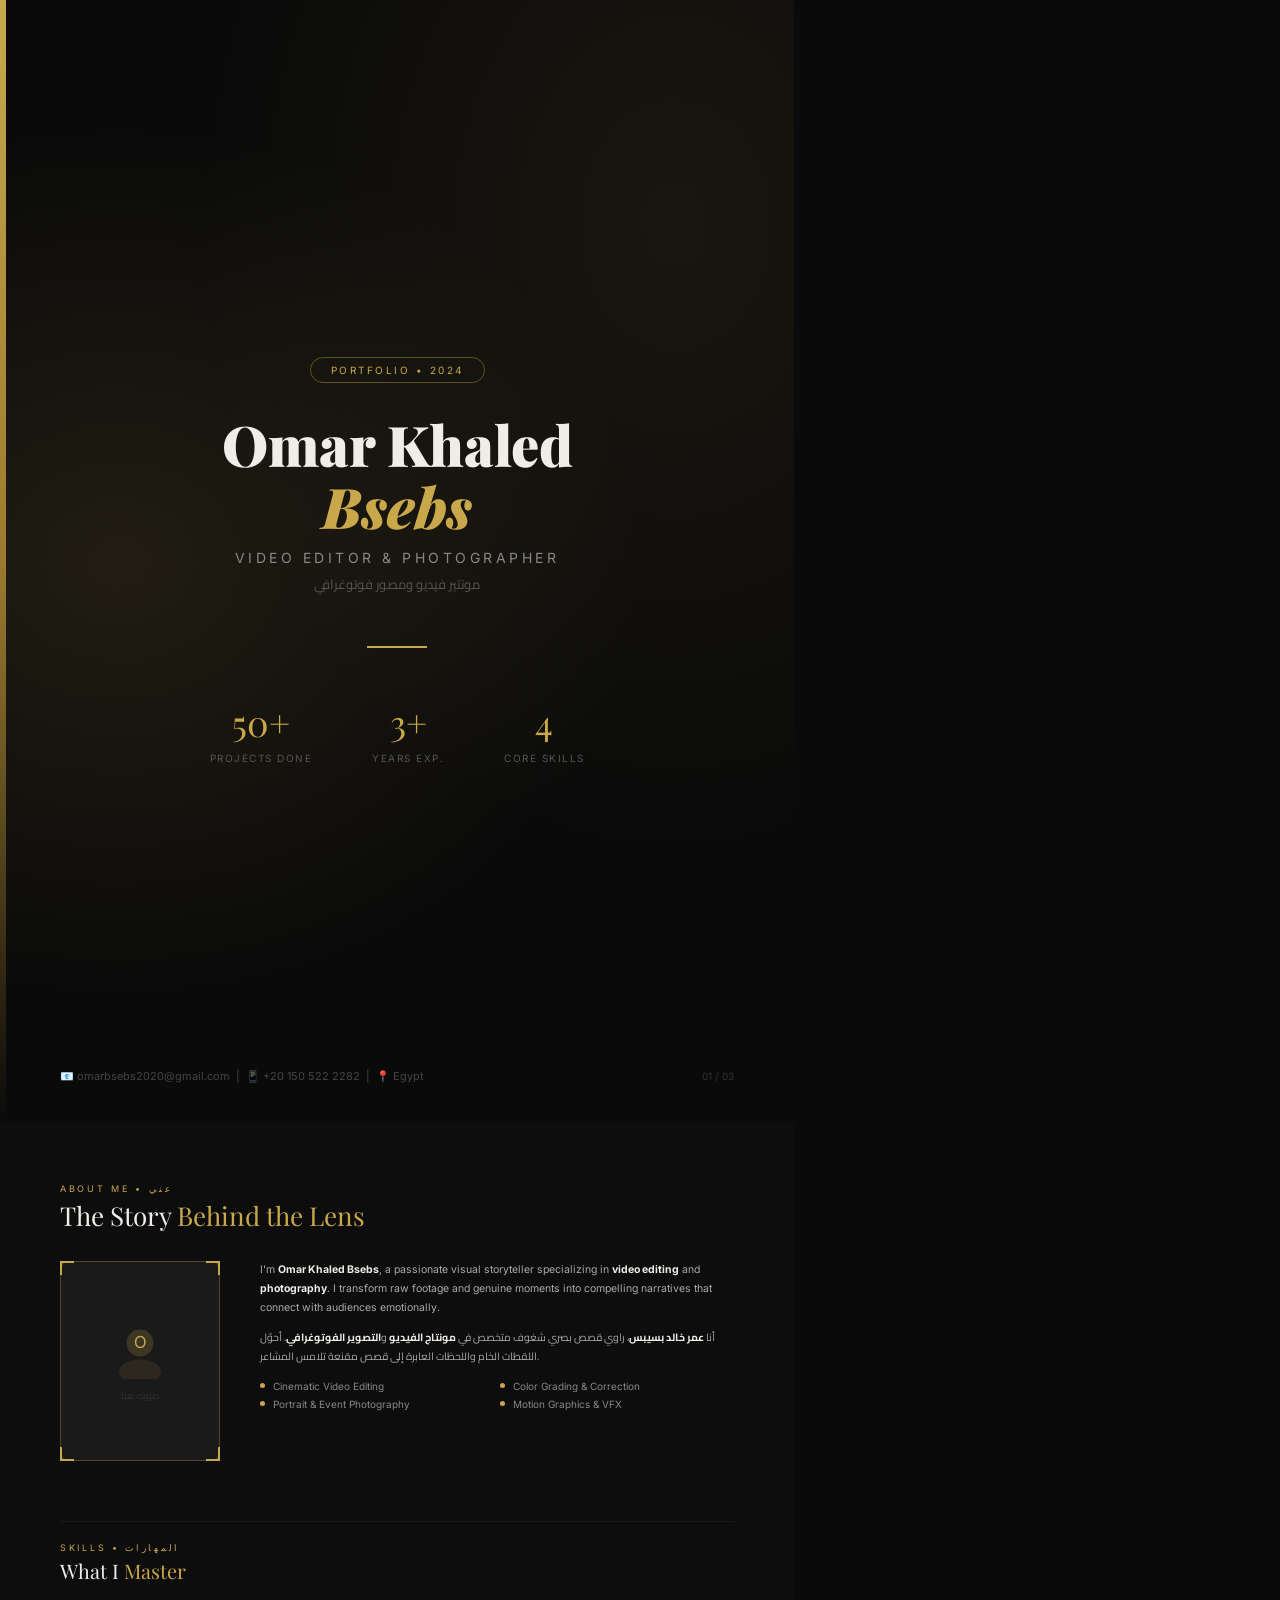
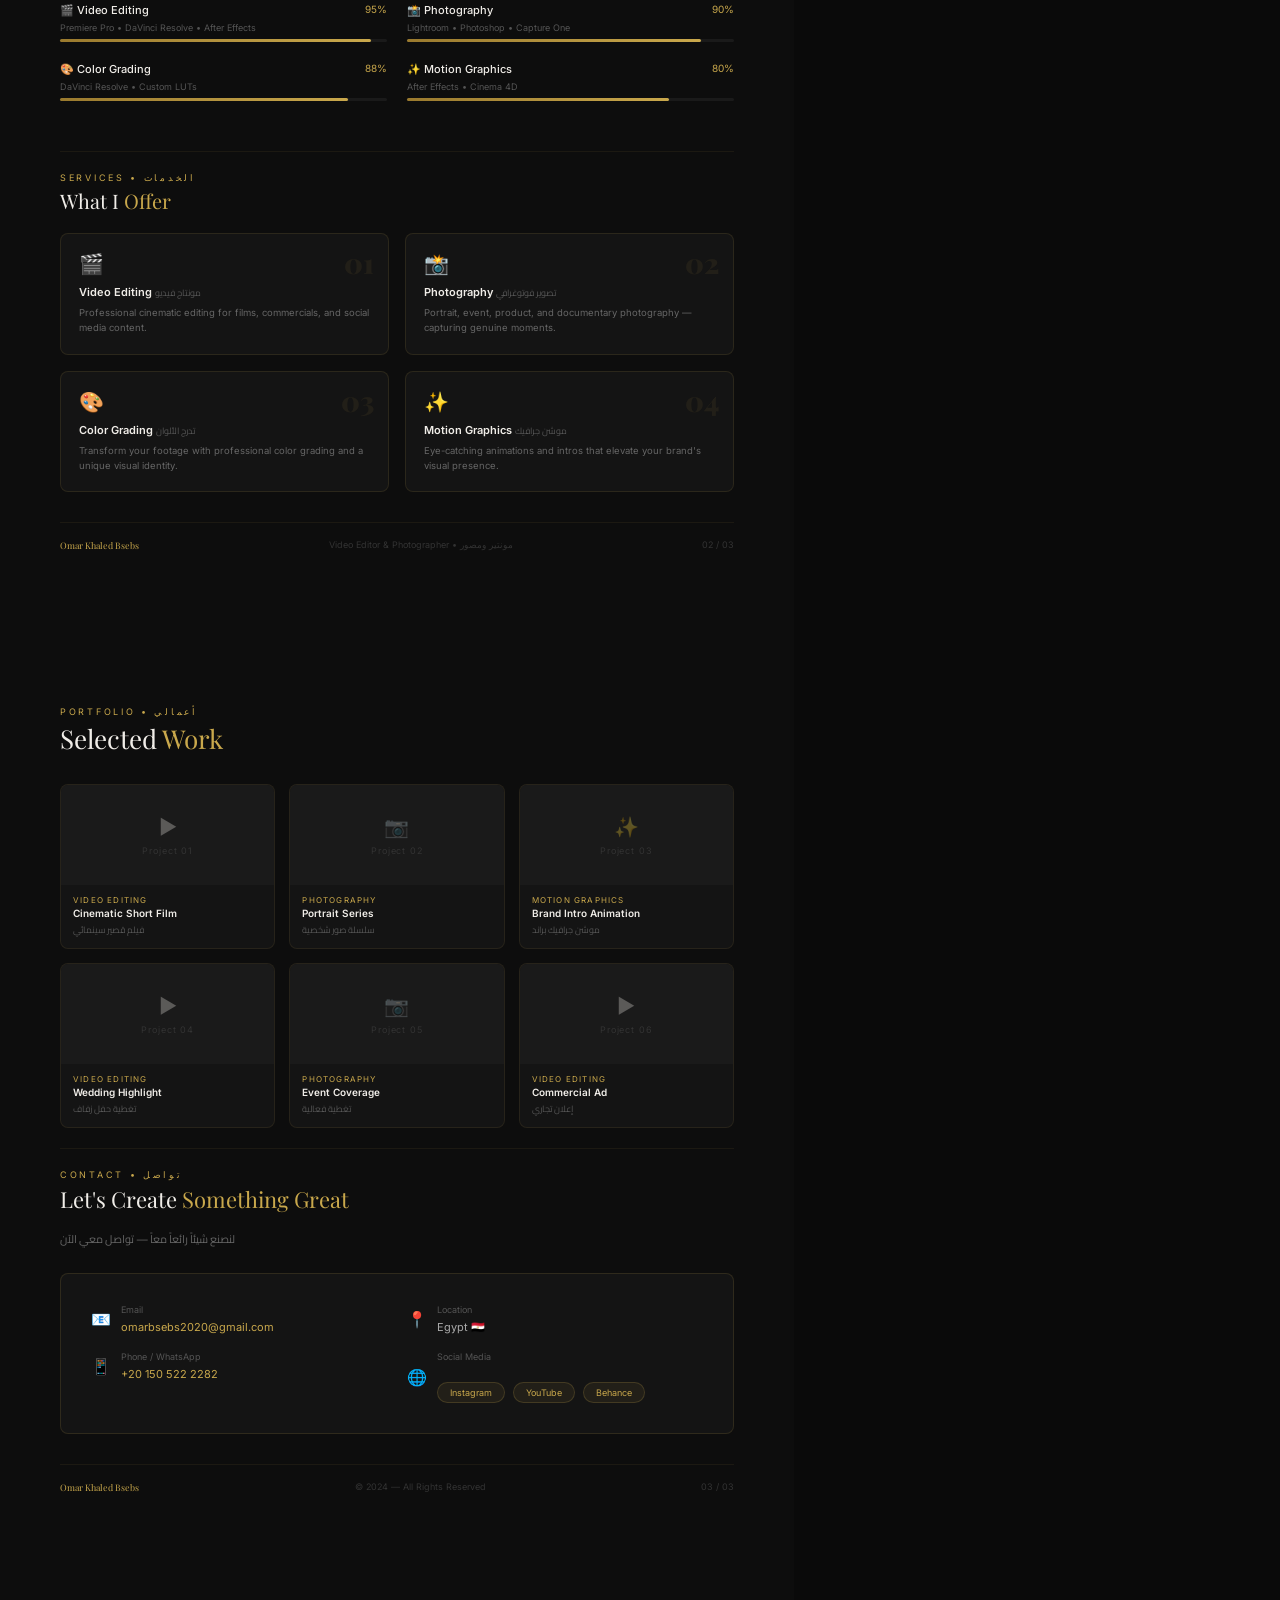
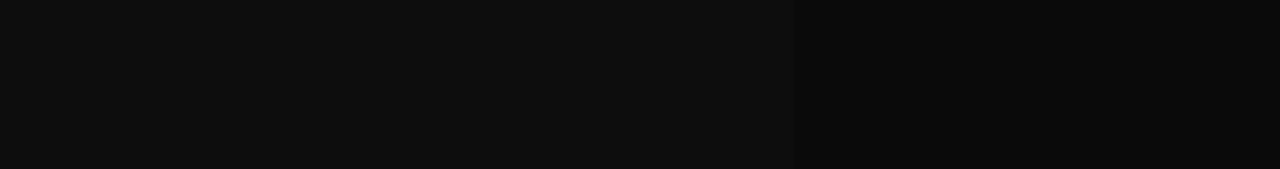
<file: 9-portfolio-pdf.html>
<!DOCTYPE html>
<html lang="en">
<head>
<meta charset="UTF-8"/>
<title>Omar Khaled Bsebs — Portfolio PDF</title>
<link href="https://fonts.googleapis.com/css2?family=Playfair+Display:ital,wght@0,400;0,700;0,900;1,400&family=Inter:wght@300;400;500;600&family=Cairo:wght@300;400;600;700&display=swap" rel="stylesheet">
<style>
  * { box-sizing: border-box; margin: 0; padding: 0; }
  body {
    font-family: 'Inter', sans-serif;
    background: #0a0a0a;
    color: #f0ede8;
    width: 794px;
    min-height: 1123px;
  }
  .gold { color: #c9a84c; }

  /* ── PAGE 1: COVER ── */
  .page {
    width: 794px;
    min-height: 1123px;
    position: relative;
    overflow: hidden;
    page-break-after: always;
    display: flex;
    flex-direction: column;
  }

  /* Cover */
  .cover {
    background: #0a0a0a;
    justify-content: center;
    align-items: center;
    text-align: center;
  }
  .cover-bg {
    position: absolute; inset: 0;
    background:
      radial-gradient(ellipse at 15% 50%, rgba(201,168,76,0.12) 0%, transparent 55%),
      radial-gradient(ellipse at 85% 20%, rgba(201,168,76,0.08) 0%, transparent 50%);
  }
  .cover-deco-line {
    position: absolute; left: 0; top: 0; bottom: 0; width: 6px;
    background: linear-gradient(to bottom, #c9a84c, #9a7a2e, transparent);
  }
  .cover-content { position: relative; z-index: 2; padding: 60px; }
  .cover-tag {
    display: inline-block;
    border: 1px solid rgba(201,168,76,0.4);
    padding: 6px 20px; border-radius: 100px;
    font-size: 10px; letter-spacing: 0.25em;
    text-transform: uppercase; color: #c9a84c;
    margin-bottom: 30px;
  }
  .cover-name {
    font-family: 'Playfair Display', serif;
    font-size: 56px; font-weight: 900;
    line-height: 1.1; margin-bottom: 12px;
  }
  .cover-name span { display: block; font-style: italic; color: #c9a84c; }
  .cover-title-en {
    font-size: 14px; letter-spacing: 0.25em; text-transform: uppercase;
    color: #888; margin-bottom: 6px;
  }
  .cover-title-ar {
    font-family: 'Cairo', sans-serif;
    font-size: 13px; color: #555; margin-bottom: 50px;
  }
  .cover-divider {
    width: 60px; height: 2px; background: #c9a84c; margin: 0 auto 50px;
  }
  .cover-stats {
    display: flex; justify-content: center; gap: 60px;
  }
  .c-stat { text-align: center; }
  .c-stat-num {
    font-family: 'Playfair Display', serif;
    font-size: 36px; color: #c9a84c; display: block;
  }
  .c-stat-label { font-size: 10px; letter-spacing: 0.15em; color: #555; text-transform: uppercase; }

  .cover-footer {
    position: absolute; bottom: 40px; left: 60px; right: 60px;
    display: flex; justify-content: space-between; align-items: center;
  }
  .cover-footer-info { font-size: 11px; color: #444; }
  .cover-footer-info a { color: #c9a84c; }
  .pg-num { font-size: 10px; color: #333; }

  /* ── PAGE 2+: CONTENT ── */
  .content-page { background: #0d0d0d; padding: 60px; }

  .section-label {
    font-size: 9px; letter-spacing: 0.3em; text-transform: uppercase;
    color: #c9a84c; margin-bottom: 6px;
  }
  .section-title {
    font-family: 'Playfair Display', serif;
    font-size: 26px; margin-bottom: 30px; line-height: 1.2;
  }

  /* About */
  .about-grid { display: flex; gap: 40px; margin-bottom: 40px; }
  .about-photo {
    width: 160px; min-width: 160px; height: 200px;
    border: 1px solid rgba(201,168,76,0.3); border-radius: 8px;
    background: #1a1a1a;
    display: flex; flex-direction: column; align-items: center; justify-content: center;
    position: relative;
  }
  .photo-corner {
    position: absolute; width: 14px; height: 14px;
    border-color: #c9a84c; border-style: solid;
  }
  .photo-corner.tl { top: -1px; left: -1px; border-width: 2px 0 0 2px; }
  .photo-corner.tr { top: -1px; right: -1px; border-width: 2px 2px 0 0; }
  .photo-corner.bl { bottom: -1px; left: -1px; border-width: 0 0 2px 2px; }
  .photo-corner.br { bottom: -1px; right: -1px; border-width: 0 2px 2px 0; }
  .photo-label { font-size: 9px; color: #333; font-family: 'Cairo', sans-serif; margin-top: 8px; }
  .about-text { flex: 1; }
  .about-text p {
    font-size: 10.5px; line-height: 1.8; color: #aaa; margin-bottom: 10px;
  }
  .about-text p.ar { font-family: 'Cairo', sans-serif; }
  .about-text strong { color: #f0ede8; }
  .highlights { display: grid; grid-template-columns: 1fr 1fr; gap: 6px; margin-top: 14px; }
  .hl-item {
    display: flex; align-items: center; gap: 8px;
    font-size: 10px; color: #888;
  }
  .hl-dot { width: 5px; height: 5px; border-radius: 50%; background: #c9a84c; flex-shrink: 0; }

  /* Skills */
  .skills-grid { display: grid; grid-template-columns: 1fr 1fr; gap: 20px; margin-bottom: 30px; }
  .skill-item {}
  .skill-header { display: flex; justify-content: space-between; margin-bottom: 5px; }
  .skill-name { font-size: 11px; font-weight: 500; }
  .skill-pct { font-size: 10px; color: #c9a84c; }
  .skill-tools-row { font-size: 9px; color: #555; margin-bottom: 6px; }
  .bar { height: 3px; background: #1a1a1a; border-radius: 2px; }
  .bar-fill { height: 100%; border-radius: 2px; background: linear-gradient(90deg, #9a7a2e, #c9a84c); }

  /* Services */
  .services-row { display: grid; grid-template-columns: 1fr 1fr; gap: 16px; }
  .srv-card {
    background: #141414; border: 1px solid rgba(201,168,76,0.12);
    border-radius: 8px; padding: 18px; position: relative;
  }
  .srv-num {
    position: absolute; top: 10px; right: 14px;
    font-family: 'Playfair Display', serif;
    font-size: 28px; color: rgba(201,168,76,0.08); font-weight: 900;
  }
  .srv-icon { font-size: 20px; margin-bottom: 8px; }
  .srv-title { font-size: 11px; font-weight: 600; margin-bottom: 4px; }
  .srv-title .ar { font-family: 'Cairo', sans-serif; color: #555; font-size: 9px; font-weight: 400; }
  .srv-desc { font-size: 9.5px; color: #666; line-height: 1.6; }

  /* Work */
  .work-grid-pdf { display: grid; grid-template-columns: repeat(3, 1fr); gap: 14px; }
  .work-item {
    background: #141414; border: 1px solid rgba(201,168,76,0.1);
    border-radius: 8px; overflow: hidden;
  }
  .work-thumb-pdf {
    height: 100px; background: #1a1a1a;
    display: flex; flex-direction: column; align-items: center; justify-content: center;
    gap: 6px;
  }
  .work-thumb-pdf .icon { font-size: 20px; opacity: 0.3; }
  .work-thumb-pdf .num { font-size: 9px; color: #333; letter-spacing: 0.1em; }
  .work-info { padding: 10px 12px; }
  .work-cat-pdf { font-size: 8px; color: #c9a84c; letter-spacing: 0.15em; text-transform: uppercase; }
  .work-title-pdf { font-size: 10px; font-weight: 600; margin: 2px 0; }
  .work-ar-pdf { font-family: 'Cairo', sans-serif; font-size: 9px; color: #555; }

  /* Contact */
  .contact-box {
    background: #141414; border: 1px solid rgba(201,168,76,0.15);
    border-radius: 8px; padding: 30px; display: grid;
    grid-template-columns: 1fr 1fr; gap: 20px;
    margin-top: 20px;
  }
  .contact-row { display: flex; gap: 10px; align-items: center; }
  .c-icon { font-size: 16px; }
  .c-label { font-size: 9px; color: #555; display: block; }
  .c-val { font-size: 11px; color: #aaa; }
  .c-val a { color: #c9a84c; text-decoration: none; }
  .social-row { display: flex; gap: 8px; margin-top: 20px; }
  .soc-tag {
    background: rgba(201,168,76,0.08); border: 1px solid rgba(201,168,76,0.2);
    padding: 4px 12px; border-radius: 100px;
    font-size: 9px; color: #c9a84c;
  }

  .page-line {
    width: 100%; height: 1px; background: rgba(201,168,76,0.08);
    margin: 20px 0;
  }

  /* Page number */
  .pdf-footer {
    display: flex; justify-content: space-between; align-items: center;
    margin-top: 30px; padding-top: 16px;
    border-top: 1px solid rgba(201,168,76,0.08);
    font-size: 9px; color: #333;
  }
  .pdf-footer .brand { color: #c9a84c; font-family: 'Playfair Display', serif; }

  @media print {
    body { background: white; }
    .page { page-break-after: always; }
  }
</style>
</head>
<body>

<!-- ══════════════ PAGE 1: COVER ══════════════ -->
<div class="page cover">
  <div class="cover-bg"></div>
  <div class="cover-deco-line"></div>
  <div class="cover-content">
    <div class="cover-tag">Portfolio • 2024</div>
    <div class="cover-name">
      Omar Khaled
      <span>Bsebs</span>
    </div>
    <p class="cover-title-en">Video Editor & Photographer</p>
    <p class="cover-title-ar">مونتير فيديو ومصور فوتوغرافي</p>
    <div class="cover-divider"></div>
    <div class="cover-stats">
      <div class="c-stat">
        <span class="c-stat-num">50+</span>
        <span class="c-stat-label">Projects Done</span>
      </div>
      <div class="c-stat">
        <span class="c-stat-num">3+</span>
        <span class="c-stat-label">Years Exp.</span>
      </div>
      <div class="c-stat">
        <span class="c-stat-num">4</span>
        <span class="c-stat-label">Core Skills</span>
      </div>
    </div>
  </div>
  <div class="cover-footer">
    <div class="cover-footer-info">
      📧 omarbsebs2020@gmail.com &nbsp;|&nbsp; 📱 +20 150 522 2282 &nbsp;|&nbsp; 📍 Egypt
    </div>
    <span class="pg-num">01 / 03</span>
  </div>
</div>

<!-- ══════════════ PAGE 2: ABOUT + SKILLS + SERVICES ══════════════ -->
<div class="page content-page">

  <!-- ABOUT -->
  <div class="section-label">About Me • عني</div>
  <div class="section-title">The Story <span class="gold">Behind the Lens</span></div>

  <div class="about-grid">
    <div class="about-photo">
      <div class="photo-corner tl"></div>
      <div class="photo-corner tr"></div>
      <div class="photo-corner bl"></div>
      <div class="photo-corner br"></div>
      <svg viewBox="0 0 80 80" width="60" xmlns="http://www.w3.org/2000/svg">
        <circle cx="40" cy="32" r="18" fill="#c9a84c" opacity="0.2"/>
        <ellipse cx="40" cy="70" rx="28" ry="16" fill="#c9a84c" opacity="0.1"/>
        <text x="40" y="38" text-anchor="middle" fill="#c9a84c" font-size="22">O</text>
      </svg>
      <span class="photo-label">صورتك هنا</span>
    </div>
    <div class="about-text">
      <p>
        I'm <strong>Omar Khaled Bsebs</strong>, a passionate visual storyteller specializing in
        <strong>video editing</strong> and <strong>photography</strong>. I transform raw footage and
        genuine moments into compelling narratives that connect with audiences emotionally.
      </p>
      <p class="ar">
        أنا <strong>عمر خالد بسيبس</strong>، راوي قصص بصري شغوف متخصص في
        <strong>مونتاج الفيديو</strong> و<strong>التصوير الفوتوغرافي</strong>. أحوّل اللقطات الخام
        واللحظات العابرة إلى قصص مقنعة تلامس المشاعر.
      </p>
      <div class="highlights">
        <div class="hl-item"><div class="hl-dot"></div> Cinematic Video Editing</div>
        <div class="hl-item"><div class="hl-dot"></div> Color Grading & Correction</div>
        <div class="hl-item"><div class="hl-dot"></div> Portrait & Event Photography</div>
        <div class="hl-item"><div class="hl-dot"></div> Motion Graphics & VFX</div>
      </div>
    </div>
  </div>

  <div class="page-line"></div>

  <!-- SKILLS -->
  <div class="section-label">Skills • المهارات</div>
  <div class="section-title" style="font-size:20px;margin-bottom:20px;">What I <span class="gold">Master</span></div>

  <div class="skills-grid">
    <div class="skill-item">
      <div class="skill-header">
        <span class="skill-name">🎬 Video Editing</span>
        <span class="skill-pct">95%</span>
      </div>
      <div class="skill-tools-row">Premiere Pro • DaVinci Resolve • After Effects</div>
      <div class="bar"><div class="bar-fill" style="width:95%"></div></div>
    </div>
    <div class="skill-item">
      <div class="skill-header">
        <span class="skill-name">📸 Photography</span>
        <span class="skill-pct">90%</span>
      </div>
      <div class="skill-tools-row">Lightroom • Photoshop • Capture One</div>
      <div class="bar"><div class="bar-fill" style="width:90%"></div></div>
    </div>
    <div class="skill-item">
      <div class="skill-header">
        <span class="skill-name">🎨 Color Grading</span>
        <span class="skill-pct">88%</span>
      </div>
      <div class="skill-tools-row">DaVinci Resolve • Custom LUTs</div>
      <div class="bar"><div class="bar-fill" style="width:88%"></div></div>
    </div>
    <div class="skill-item">
      <div class="skill-header">
        <span class="skill-name">✨ Motion Graphics</span>
        <span class="skill-pct">80%</span>
      </div>
      <div class="skill-tools-row">After Effects • Cinema 4D</div>
      <div class="bar"><div class="bar-fill" style="width:80%"></div></div>
    </div>
  </div>

  <div class="page-line"></div>

  <!-- SERVICES -->
  <div class="section-label">Services • الخدمات</div>
  <div class="section-title" style="font-size:20px;margin-bottom:20px;">What I <span class="gold">Offer</span></div>

  <div class="services-row">
    <div class="srv-card">
      <div class="srv-num">01</div>
      <div class="srv-icon">🎬</div>
      <div class="srv-title">Video Editing <span class="ar">مونتاج فيديو</span></div>
      <p class="srv-desc">Professional cinematic editing for films, commercials, and social media content.</p>
    </div>
    <div class="srv-card">
      <div class="srv-num">02</div>
      <div class="srv-icon">📸</div>
      <div class="srv-title">Photography <span class="ar">تصوير فوتوغرافي</span></div>
      <p class="srv-desc">Portrait, event, product, and documentary photography — capturing genuine moments.</p>
    </div>
    <div class="srv-card">
      <div class="srv-num">03</div>
      <div class="srv-icon">🎨</div>
      <div class="srv-title">Color Grading <span class="ar">تدرج الألوان</span></div>
      <p class="srv-desc">Transform your footage with professional color grading and a unique visual identity.</p>
    </div>
    <div class="srv-card">
      <div class="srv-num">04</div>
      <div class="srv-icon">✨</div>
      <div class="srv-title">Motion Graphics <span class="ar">موشن جرافيك</span></div>
      <p class="srv-desc">Eye-catching animations and intros that elevate your brand's visual presence.</p>
    </div>
  </div>

  <div class="pdf-footer">
    <span class="brand">Omar Khaled Bsebs</span>
    <span>Video Editor & Photographer • مونتير ومصور</span>
    <span>02 / 03</span>
  </div>
</div>

<!-- ══════════════ PAGE 3: WORK + CONTACT ══════════════ -->
<div class="page content-page">

  <!-- WORK -->
  <div class="section-label">Portfolio • أعمالي</div>
  <div class="section-title">Selected <span class="gold">Work</span></div>

  <div class="work-grid-pdf">
    <div class="work-item">
      <div class="work-thumb-pdf">
        <div class="icon">▶</div>
        <div class="num">Project 01</div>
      </div>
      <div class="work-info">
        <div class="work-cat-pdf">Video Editing</div>
        <div class="work-title-pdf">Cinematic Short Film</div>
        <div class="work-ar-pdf">فيلم قصير سينمائي</div>
      </div>
    </div>
    <div class="work-item">
      <div class="work-thumb-pdf">
        <div class="icon">📷</div>
        <div class="num">Project 02</div>
      </div>
      <div class="work-info">
        <div class="work-cat-pdf">Photography</div>
        <div class="work-title-pdf">Portrait Series</div>
        <div class="work-ar-pdf">سلسلة صور شخصية</div>
      </div>
    </div>
    <div class="work-item">
      <div class="work-thumb-pdf">
        <div class="icon">✨</div>
        <div class="num">Project 03</div>
      </div>
      <div class="work-info">
        <div class="work-cat-pdf">Motion Graphics</div>
        <div class="work-title-pdf">Brand Intro Animation</div>
        <div class="work-ar-pdf">موشن جرافيك براند</div>
      </div>
    </div>
    <div class="work-item">
      <div class="work-thumb-pdf">
        <div class="icon">▶</div>
        <div class="num">Project 04</div>
      </div>
      <div class="work-info">
        <div class="work-cat-pdf">Video Editing</div>
        <div class="work-title-pdf">Wedding Highlight</div>
        <div class="work-ar-pdf">تغطية حفل زفاف</div>
      </div>
    </div>
    <div class="work-item">
      <div class="work-thumb-pdf">
        <div class="icon">📷</div>
        <div class="num">Project 05</div>
      </div>
      <div class="work-info">
        <div class="work-cat-pdf">Photography</div>
        <div class="work-title-pdf">Event Coverage</div>
        <div class="work-ar-pdf">تغطية فعالية</div>
      </div>
    </div>
    <div class="work-item">
      <div class="work-thumb-pdf">
        <div class="icon">▶</div>
        <div class="num">Project 06</div>
      </div>
      <div class="work-info">
        <div class="work-cat-pdf">Video Editing</div>
        <div class="work-title-pdf">Commercial Ad</div>
        <div class="work-ar-pdf">إعلان تجاري</div>
      </div>
    </div>
  </div>

  <div class="page-line"></div>

  <!-- CONTACT -->
  <div class="section-label">Contact • تواصل</div>
  <div class="section-title" style="font-size:22px;margin-bottom:16px;">
    Let's Create <span class="gold">Something Great</span>
  </div>
  <p style="font-family:'Cairo',sans-serif;font-size:11px;color:#666;margin-bottom:4px;">لنصنع شيئاً رائعاً معاً — تواصل معي الآن</p>

  <div class="contact-box">
    <div>
      <div class="contact-row" style="margin-bottom:16px;">
        <span class="c-icon">📧</span>
        <div>
          <span class="c-label">Email</span>
          <span class="c-val"><a href="mailto:omarbsebs2020@gmail.com">omarbsebs2020@gmail.com</a></span>
        </div>
      </div>
      <div class="contact-row">
        <span class="c-icon">📱</span>
        <div>
          <span class="c-label">Phone / WhatsApp</span>
          <span class="c-val"><a href="https://wa.me/201505222282">+20 150 522 2282</a></span>
        </div>
      </div>
    </div>
    <div>
      <div class="contact-row" style="margin-bottom:16px;">
        <span class="c-icon">📍</span>
        <div>
          <span class="c-label">Location</span>
          <span class="c-val">Egypt 🇪🇬</span>
        </div>
      </div>
      <div class="contact-row">
        <span class="c-icon">🌐</span>
        <div>
          <span class="c-label">Social Media</span>
          <div class="social-row">
            <span class="soc-tag">Instagram</span>
            <span class="soc-tag">YouTube</span>
            <span class="soc-tag">Behance</span>
          </div>
        </div>
      </div>
    </div>
  </div>

  <div class="pdf-footer">
    <span class="brand">Omar Khaled Bsebs</span>
    <span>© 2024 — All Rights Reserved</span>
    <span>03 / 03</span>
  </div>
</div>

</body>
</html>
</file>
